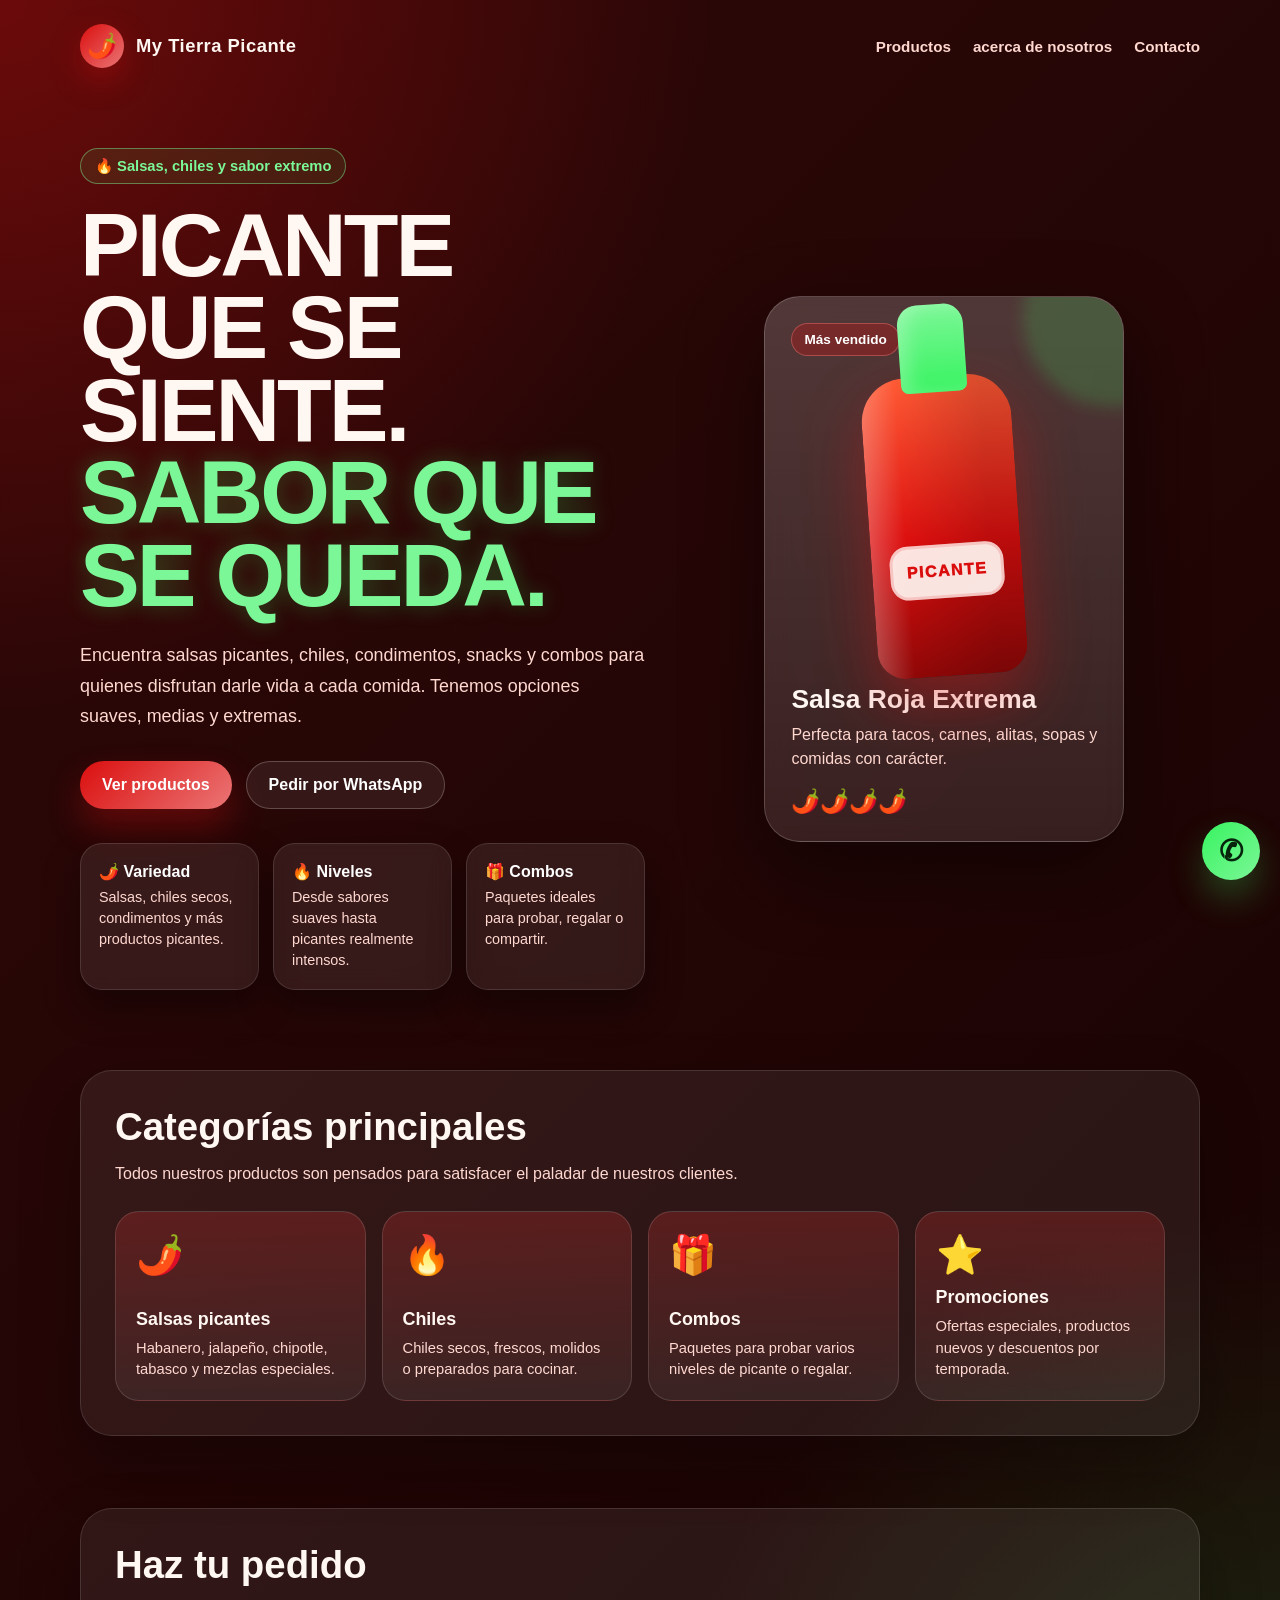
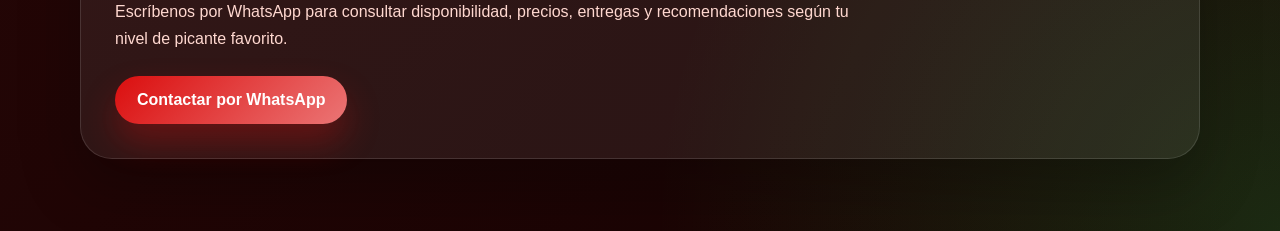
<file: Chiles/index.html>
<!DOCTYPE html>
<html lang="es">
<head>
  <meta charset="UTF-8" />
  <meta name="viewport" content="width=device-width, initial-scale=1.0" />
  <title>Salsas Picantes | My Tierra Picante</title>
  <meta name="description" content="Salsas picantes, chiles, condimentos y productos con mucho sabor para los amantes del picante." />

  <style>
    :root {
      --rojo-fuerte: #db0e0e;
      --rojo-medio: #db3434;
      --rojo-suave: #eb7575;
      --verde-fuerte: #37f360;
      --verde-suave: #7cf797;
      --fondo: #300808;
      --fondo-oscuro: #160303;
      --texto: #fff7f2;
      --texto-suave: #ffd8d0;
      --sombra: rgba(0, 0, 0, 0.35);
    }

    * {
      box-sizing: border-box;
      margin: 0;
      padding: 0;
    }

    body {
      font-family: Arial, Helvetica, sans-serif;
      background:
        radial-gradient(circle at top left, rgba(219, 14, 14, 0.35), transparent 32%),
        radial-gradient(circle at bottom right, rgba(55, 243, 96, 0.16), transparent 28%),
        linear-gradient(135deg, var(--fondo), var(--fondo-oscuro));
      color: var(--texto);
      min-height: 100vh;
      overflow-x: hidden;
    }

    a {
      color: inherit;
      text-decoration: none;
    }

    .site-header {
      width: min(1120px, calc(100% - 32px));
      margin: 0 auto;
      padding: 24px 0;
      display: flex;
      align-items: center;
      justify-content: space-between;
      gap: 20px;
      position: relative;
      z-index: 5;
    }

    .brand {
      display: flex;
      align-items: center;
      gap: 12px;
      font-weight: 800;
      letter-spacing: 0.5px;
    }

    .brand-icon {
      width: 44px;
      height: 44px;
      display: grid;
      place-items: center;
      border-radius: 50%;
      background: linear-gradient(135deg, var(--rojo-fuerte), var(--rojo-suave));
      box-shadow: 0 12px 30px rgba(219, 14, 14, 0.35);
      font-size: 24px;
    }

    .brand-name {
      font-size: 1.15rem;
    }

    .nav {
      display: flex;
      align-items: center;
      gap: 22px;
      color: var(--texto-suave);
      font-weight: 700;
      font-size: 0.95rem;
    }

    .nav a:hover {
      color: var(--verde-suave);
    }

    .hero {
      width: min(1120px, calc(100% - 32px));
      margin: 0 auto;
      padding: 56px 0 80px;
      display: grid;
      grid-template-columns: 1.05fr 0.95fr;
      align-items: center;
      gap: 44px;
      min-height: calc(100vh - 92px);
      position: relative;
    }

    .hero-content {
      position: relative;
      z-index: 3;
    }

    .tagline {
      display: inline-flex;
      align-items: center;
      gap: 8px;
      padding: 8px 14px;
      border: 1px solid rgba(124, 247, 151, 0.45);
      border-radius: 999px;
      color: var(--verde-suave);
      background: rgba(55, 243, 96, 0.09);
      font-size: 0.92rem;
      font-weight: 800;
      margin-bottom: 20px;
    }

    h1 {
      font-size: clamp(2.7rem, 7vw, 6rem);
      line-height: 0.92;
      letter-spacing: -3px;
      margin-bottom: 24px;
      text-transform: uppercase;
    }

    h1 span {
      display: block;
      color: var(--verde-suave);
      text-shadow: 0 0 22px rgba(55, 243, 96, 0.28);
    }

    .hero-text {
      max-width: 600px;
      color: var(--texto-suave);
      font-size: 1.12rem;
      line-height: 1.7;
      margin-bottom: 30px;
    }

    .actions {
      display: flex;
      flex-wrap: wrap;
      gap: 14px;
      margin-bottom: 34px;
    }

    .button {
      display: inline-flex;
      align-items: center;
      justify-content: center;
      min-height: 48px;
      padding: 0 22px;
      border-radius: 999px;
      font-weight: 800;
      transition: transform 0.2s ease, box-shadow 0.2s ease, background 0.2s ease;
    }

    .button:hover {
      transform: translateY(-2px);
    }

    .button-primary {
      background: linear-gradient(135deg, var(--rojo-fuerte), var(--rojo-suave));
      color: white;
      box-shadow: 0 18px 34px rgba(219, 14, 14, 0.32);
    }

    .button-secondary {
      border: 1px solid rgba(255, 255, 255, 0.22);
      background: rgba(255, 255, 255, 0.07);
      color: white;
    }

    .button-secondary:hover {
      background: rgba(255, 255, 255, 0.12);
    }

    .mini-cards {
      display: grid;
      grid-template-columns: repeat(3, minmax(0, 1fr));
      gap: 14px;
      max-width: 650px;
    }

    .mini-card {
      padding: 18px;
      border-radius: 22px;
      background: rgba(255, 255, 255, 0.08);
      border: 1px solid rgba(255, 255, 255, 0.12);
      box-shadow: 0 18px 36px var(--sombra);
      backdrop-filter: blur(10px);
    }

    .mini-card strong {
      display: block;
      color: white;
      margin-bottom: 6px;
      font-size: 1rem;
    }

    .mini-card p {
      color: var(--texto-suave);
      font-size: 0.9rem;
      line-height: 1.45;
    }

    .hero-visual {
      position: relative;
      min-height: 560px;
      display: grid;
      place-items: center;
      isolation: isolate;
    }

    .product-card {
      position: relative;
      z-index: 3;
      width: min(360px, 88vw);
      min-height: 500px;
      border-radius: 36px;
      padding: 26px;
      background:
        linear-gradient(180deg, rgba(255,255,255,0.14), rgba(255,255,255,0.04)),
        rgba(255, 255, 255, 0.07);
      border: 1px solid rgba(255, 255, 255, 0.18);
      box-shadow: 0 30px 80px rgba(0, 0, 0, 0.42);
      backdrop-filter: blur(14px);
      display: flex;
      flex-direction: column;
      justify-content: space-between;
      overflow: hidden;
    }

    .product-card::before {
      content: "";
      position: absolute;
      inset: -70px -80px auto auto;
      width: 180px;
      height: 180px;
      border-radius: 50%;
      background: rgba(55, 243, 96, 0.18);
      filter: blur(8px);
    }

    .hot-label {
      align-self: flex-start;
      padding: 8px 12px;
      border-radius: 999px;
      background: rgba(219, 14, 14, 0.28);
      border: 1px solid rgba(235, 117, 117, 0.45);
      font-size: 0.85rem;
      font-weight: 900;
      color: white;
    }

    .bottle {
      width: 150px;
      height: 300px;
      margin: 20px auto 8px;
      border-radius: 44px 44px 28px 28px;
      background:
        linear-gradient(90deg, rgba(255,255,255,0.25), transparent 24%, rgba(0,0,0,0.14) 80%),
        linear-gradient(180deg, #ff5b35, var(--rojo-fuerte) 55%, #8f0707);
      position: relative;
      box-shadow: 0 26px 60px rgba(219, 14, 14, 0.4);
      transform: rotate(-4deg);
    }

    .bottle::before {
      content: "";
      position: absolute;
      top: -72px;
      left: 42px;
      width: 66px;
      height: 88px;
      border-radius: 20px 20px 8px 8px;
      background: linear-gradient(180deg, var(--verde-suave), var(--verde-fuerte));
      box-shadow: inset 10px 0 18px rgba(255,255,255,0.24);
    }

    .bottle::after {
      content: "PICANTE";
      position: absolute;
      left: 18px;
      right: 18px;
      bottom: 78px;
      padding: 18px 6px;
      border-radius: 18px;
      text-align: center;
      font-size: 1rem;
      font-weight: 950;
      letter-spacing: 1.5px;
      background: rgba(255, 247, 242, 0.92);
      color: var(--rojo-fuerte);
      box-shadow: inset 0 0 0 3px rgba(219,14,14,0.15);
    }

    .product-info h2 {
      font-size: 1.65rem;
      margin-bottom: 8px;
    }

    .product-info p {
      color: var(--texto-suave);
      line-height: 1.55;
    }

    .spice-level {
      margin-top: 16px;
      display: flex;
      gap: 6px;
      font-size: 1.45rem;
    }

    /* Animación de fuego convertida a CSS normal */
    .fire {
      font-size: 24px;
      filter: blur(0.02em);
      -webkit-filter: blur(0.02em);
      position: absolute;
      bottom: 18px;
      left: 50%;
      transform: translateX(-50%);
      width: 12em;
      height: 14em;
      z-index: 1;
      pointer-events: none;
    }

    .particle {
      animation: rise 1s ease-in infinite;
      background-image: radial-gradient(rgb(255,80,0) 20%, rgba(255,80,0,0) 70%);
      border-radius: 50%;
      mix-blend-mode: screen;
      opacity: 0;
      position: absolute;
      bottom: 0;
      width: 5em;
      height: 5em;
    }

    .particle:nth-of-type(1) { animation-delay: 0.12s; left: 0%; }
    .particle:nth-of-type(2) { animation-delay: 0.54s; left: 2%; }
    .particle:nth-of-type(3) { animation-delay: 0.25s; left: 4%; }
    .particle:nth-of-type(4) { animation-delay: 0.81s; left: 6%; }
    .particle:nth-of-type(5) { animation-delay: 0.43s; left: 8%; }
    .particle:nth-of-type(6) { animation-delay: 0.67s; left: 10%; }
    .particle:nth-of-type(7) { animation-delay: 0.18s; left: 12%; }
    .particle:nth-of-type(8) { animation-delay: 0.93s; left: 14%; }
    .particle:nth-of-type(9) { animation-delay: 0.36s; left: 16%; }
    .particle:nth-of-type(10) { animation-delay: 0.72s; left: 18%; }
    .particle:nth-of-type(11) { animation-delay: 0.09s; left: 20%; }
    .particle:nth-of-type(12) { animation-delay: 0.48s; left: 22%; }
    .particle:nth-of-type(13) { animation-delay: 0.88s; left: 24%; }
    .particle:nth-of-type(14) { animation-delay: 0.21s; left: 26%; }
    .particle:nth-of-type(15) { animation-delay: 0.61s; left: 28%; }
    .particle:nth-of-type(16) { animation-delay: 0.33s; left: 30%; }
    .particle:nth-of-type(17) { animation-delay: 0.76s; left: 32%; }
    .particle:nth-of-type(18) { animation-delay: 0.15s; left: 34%; }
    .particle:nth-of-type(19) { animation-delay: 0.57s; left: 36%; }
    .particle:nth-of-type(20) { animation-delay: 0.97s; left: 38%; }
    .particle:nth-of-type(21) { animation-delay: 0.29s; left: 40%; }
    .particle:nth-of-type(22) { animation-delay: 0.69s; left: 42%; }
    .particle:nth-of-type(23) { animation-delay: 0.04s; left: 44%; }
    .particle:nth-of-type(24) { animation-delay: 0.45s; left: 46%; }
    .particle:nth-of-type(25) { animation-delay: 0.84s; left: 48%; }
    .particle:nth-of-type(26) { animation-delay: 0.19s; left: 50%; }
    .particle:nth-of-type(27) { animation-delay: 0.52s; left: 52%; }
    .particle:nth-of-type(28) { animation-delay: 0.91s; left: 54%; }
    .particle:nth-of-type(29) { animation-delay: 0.31s; left: 56%; }
    .particle:nth-of-type(30) { animation-delay: 0.64s; left: 58%; }
    .particle:nth-of-type(31) { animation-delay: 0.11s; left: 60%; }
    .particle:nth-of-type(32) { animation-delay: 0.5s; left: 62%; }
    .particle:nth-of-type(33) { animation-delay: 0.86s; left: 64%; }
    .particle:nth-of-type(34) { animation-delay: 0.23s; left: 66%; }
    .particle:nth-of-type(35) { animation-delay: 0.59s; left: 68%; }
    .particle:nth-of-type(36) { animation-delay: 0.99s; left: 70%; }
    .particle:nth-of-type(37) { animation-delay: 0.27s; left: 72%; }
    .particle:nth-of-type(38) { animation-delay: 0.74s; left: 74%; }
    .particle:nth-of-type(39) { animation-delay: 0.07s; left: 76%; }
    .particle:nth-of-type(40) { animation-delay: 0.4s; left: 78%; }
    .particle:nth-of-type(41) { animation-delay: 0.79s; left: 80%; }
    .particle:nth-of-type(42) { animation-delay: 0.17s; left: 82%; }
    .particle:nth-of-type(43) { animation-delay: 0.56s; left: 84%; }
    .particle:nth-of-type(44) { animation-delay: 0.9s; left: 86%; }
    .particle:nth-of-type(45) { animation-delay: 0.34s; left: 88%; }
    .particle:nth-of-type(46) { animation-delay: 0.7s; left: 90%; }
    .particle:nth-of-type(47) { animation-delay: 0.13s; left: 92%; }
    .particle:nth-of-type(48) { animation-delay: 0.46s; left: 94%; }
    .particle:nth-of-type(49) { animation-delay: 0.83s; left: 96%; }
    .particle:nth-of-type(50) { animation-delay: 0.38s; left: 98%; }

    @keyframes rise {
      from {
        opacity: 0;
        transform: translateY(0) scale(1);
      }

      25% {
        opacity: 1;
      }

      to {
        opacity: 0;
        transform: translateY(-10em) scale(0);
      }
    }

    .featured-section {
      width: min(1120px, calc(100% - 32px));
      margin: 0 auto 72px;
      padding: 34px;
      border-radius: 32px;
      background: rgba(255, 255, 255, 0.07);
      border: 1px solid rgba(255, 255, 255, 0.12);
      box-shadow: 0 26px 60px rgba(0,0,0,0.26);
    }

    .section-title {
      font-size: clamp(1.8rem, 3vw, 2.7rem);
      margin-bottom: 12px;
    }

    .section-description {
      color: var(--texto-suave);
      line-height: 1.65;
      margin-bottom: 24px;
      max-width: 760px;
    }

    .product-grid {
      display: grid;
      grid-template-columns: repeat(4, minmax(0, 1fr));
      gap: 16px;
    }

    .category-card {
      min-height: 190px;
      border-radius: 24px;
      padding: 20px;
      background: linear-gradient(180deg, rgba(219, 52, 52, 0.25), rgba(255,255,255,0.06));
      border: 1px solid rgba(255,255,255,0.13);
      display: flex;
      flex-direction: column;
      justify-content: space-between;
    }

    .category-card .icon {
      font-size: 2.4rem;
    }

    .category-card h3 {
      font-size: 1.12rem;
      margin-bottom: 8px;
    }

    .category-card p {
      color: var(--texto-suave);
      font-size: 0.92rem;
      line-height: 1.45;
    }

    .whatsapp-floating {
      position: fixed;
      right: 20px;
      bottom: 20px;
      z-index: 20;
      width: 58px;
      height: 58px;
      border-radius: 50%;
      display: grid;
      place-items: center;
      background: linear-gradient(135deg, var(--verde-fuerte), var(--verde-suave));
      color: #06240c;
      font-size: 1.8rem;
      box-shadow: 0 18px 34px rgba(55,243,96,0.25);
      font-weight: 900;
    }

    @media (max-width: 900px) {
      .site-header {
        align-items: flex-start;
        flex-direction: column;
      }

      .nav {
        flex-wrap: wrap;
        gap: 14px;
      }

      .hero {
        grid-template-columns: 1fr;
        padding-top: 32px;
      }

      .hero-visual {
        min-height: 520px;
      }

      .mini-cards,
      .product-grid {
        grid-template-columns: repeat(2, minmax(0, 1fr));
      }
    }

    @media (max-width: 560px) {
      .hero {
        gap: 22px;
      }

      h1 {
        letter-spacing: -1.5px;
      }

      .mini-cards,
      .product-grid {
        grid-template-columns: 1fr;
      }

      .featured-section {
        padding: 24px;
      }

      .product-card {
        min-height: 470px;
      }

      .fire {
        font-size: 18px;
      }
    }
  </style>
</head>

<body>
  <header class="site-header">
    <a class="brand" href="#inicio" aria-label="Ir al inicio">
      <span class="brand-icon">🌶️</span>
      <span class="brand-name">My Tierra Picante</span>
    </a>

    <nav class="nav" aria-label="Menú principal">
      <a href="productos.html">Productos</a>
      <a href="#combos">acerca de nosotros</a>
      <a href="#contacto">Contacto</a>
    </nav>
  </header>

  <main id="inicio">
    <section class="hero">
      <div class="hero-content">
        <div class="tagline">🔥 Salsas, chiles y sabor extremo</div>

        <h1>
          Picante que se siente.
          <span>Sabor que se queda.</span>
        </h1>

        <p class="hero-text">
          Encuentra salsas picantes, chiles, condimentos, snacks y combos para quienes disfrutan darle vida a cada comida. Tenemos opciones suaves, medias y extremas.
        </p>

        <div class="actions">
          <a class="button button-primary" href="productos.html">Ver productos</a>
          <a class="button button-secondary" href="https://wa.me/50600000000" target="_blank" rel="noopener">Pedir por WhatsApp</a>
        </div>

        <div class="mini-cards" aria-label="Beneficios del negocio">
          <article class="mini-card">
            <strong>🌶️ Variedad</strong>
            <p>Salsas, chiles secos, condimentos y más productos picantes.</p>
          </article>

          <article class="mini-card">
            <strong>🔥 Niveles</strong>
            <p>Desde sabores suaves hasta picantes realmente intensos.</p>
          </article>

          <article class="mini-card">
            <strong>🎁 Combos</strong>
            <p>Paquetes ideales para probar, regalar o compartir.</p>
          </article>
        </div>
      </div>

      <div class="hero-visual" aria-hidden="true">
        <div class="fire">
          <div class="particle"></div><div class="particle"></div><div class="particle"></div><div class="particle"></div><div class="particle"></div>
          <div class="particle"></div><div class="particle"></div><div class="particle"></div><div class="particle"></div><div class="particle"></div>
          <div class="particle"></div><div class="particle"></div><div class="particle"></div><div class="particle"></div><div class="particle"></div>
          <div class="particle"></div><div class="particle"></div><div class="particle"></div><div class="particle"></div><div class="particle"></div>
          <div class="particle"></div><div class="particle"></div><div class="particle"></div><div class="particle"></div><div class="particle"></div>
          <div class="particle"></div><div class="particle"></div><div class="particle"></div><div class="particle"></div><div class="particle"></div>
          <div class="particle"></div><div class="particle"></div><div class="particle"></div><div class="particle"></div><div class="particle"></div>
          <div class="particle"></div><div class="particle"></div><div class="particle"></div><div class="particle"></div><div class="particle"></div>
          <div class="particle"></div><div class="particle"></div><div class="particle"></div><div class="particle"></div><div class="particle"></div>
          <div class="particle"></div><div class="particle"></div><div class="particle"></div><div class="particle"></div><div class="particle"></div>
        </div>

        <article class="product-card">
          <span class="hot-label">Más vendido</span>

          <div class="bottle"></div>

          <div class="product-info">
            <h2>Salsa Roja Extrema</h2>
            <p>Perfecta para tacos, carnes, alitas, sopas y comidas con carácter.</p>
            <div class="spice-level">🌶️🌶️🌶️🌶️</div>
          </div>
        </article>
      </div>
    </section>

    <section class="featured-section" id="productos">
      <h2 class="section-title">Categorías principales</h2>
      <p class="section-description">
        Todos nuestros productos son pensados para satisfacer el paladar de nuestros clientes. 
      </p>

      <div class="product-grid">
        <article class="category-card">
          <span class="icon">🌶️</span>
          <div>
            <h3>Salsas picantes</h3>
            <p>Habanero, jalapeño, chipotle, tabasco y mezclas especiales.</p>
          </div>
        </article>

        <article class="category-card">
          <span class="icon">🔥</span>
          <div>
            <h3>Chiles</h3>
            <p>Chiles secos, frescos, molidos o preparados para cocinar.</p>
          </div>
        </article>

        <article class="category-card" id="combos">
          <span class="icon">🎁</span>
          <div>
            <h3>Combos</h3>
            <p>Paquetes para probar varios niveles de picante o regalar.</p>
          </div>
        </article>

        <article class="category-card" id="promos">
          <span class="icon">⭐</span>
          <div>
            <h3>Promociones</h3>
            <p>Ofertas especiales, productos nuevos y descuentos por temporada.</p>
          </div>
        </article>
      </div>
    </section>
  </main>

  <footer class="featured-section" id="contacto">
    <h2 class="section-title">Haz tu pedido</h2>
    <p class="section-description">
      Escríbenos por WhatsApp para consultar disponibilidad, precios, entregas y recomendaciones según tu nivel de picante favorito.
    </p>
    <a class="button button-primary" href="https://wa.me/50600000000" target="_blank" rel="noopener">Contactar por WhatsApp</a>
  </footer>

  <a class="whatsapp-floating" href="https://wa.me/50600000000" target="_blank" rel="noopener" aria-label="Contactar por WhatsApp">✆</a>
</body>
</html>
</file>
